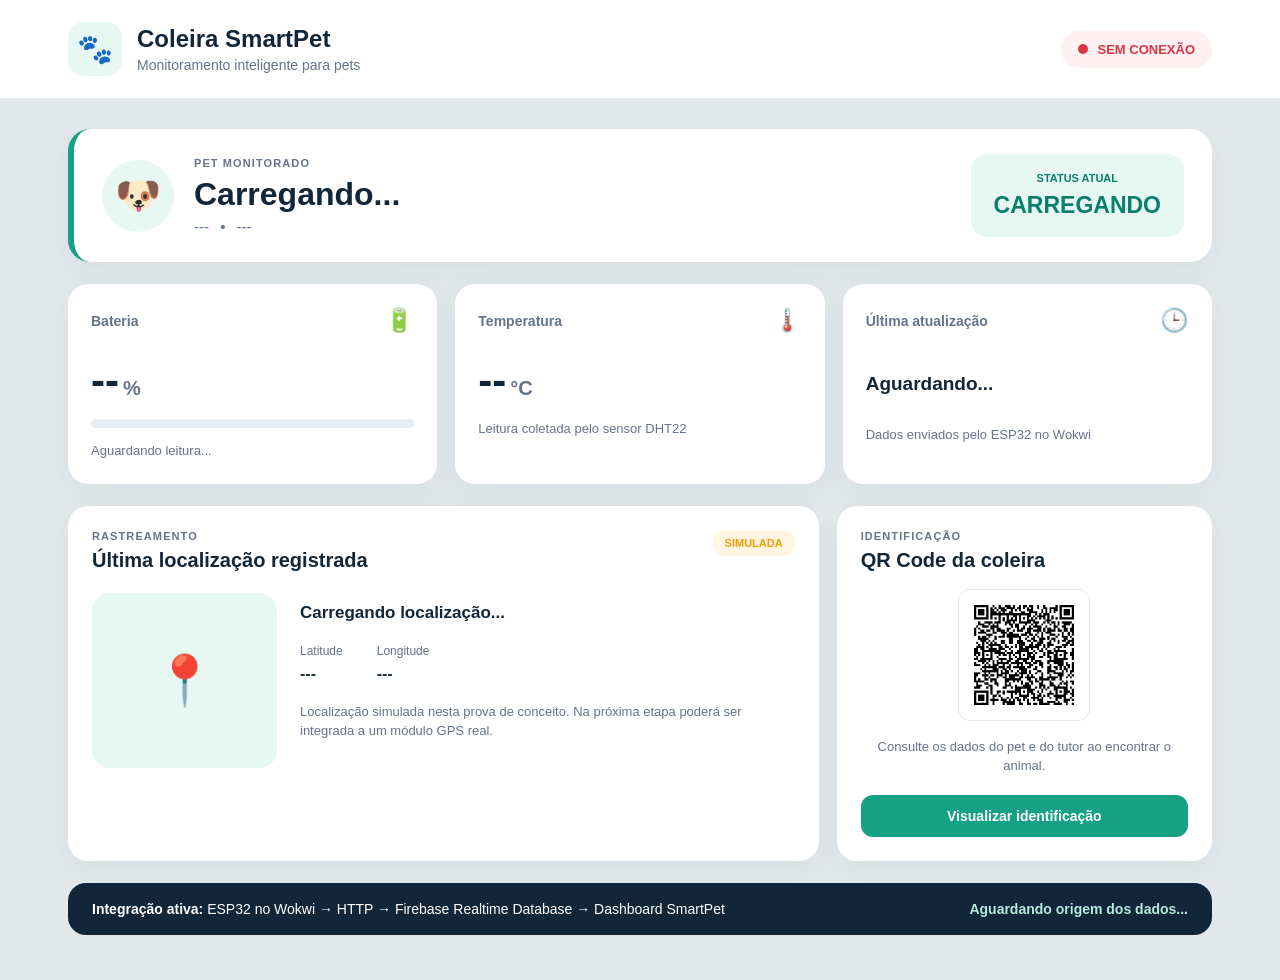
<file: index.html>
<!DOCTYPE html>
<html lang="pt-BR">
<head>
  <meta charset="UTF-8">
  <meta name="viewport" content="width=device-width, initial-scale=1.0">

  <title>Coleira SmartPet</title>

  <meta http-equiv="refresh" content="0; url=HTML/index.html">

  <script>
    window.location.href = "HTML/index.html";
  </script>
</head>

<body>
  <p>
    Redirecionando para o painel da Coleira SmartPet...
    <a href="HTML/index.html">Clique aqui caso não seja redirecionado.</a>
  </p>
</body>
</html>
</file>
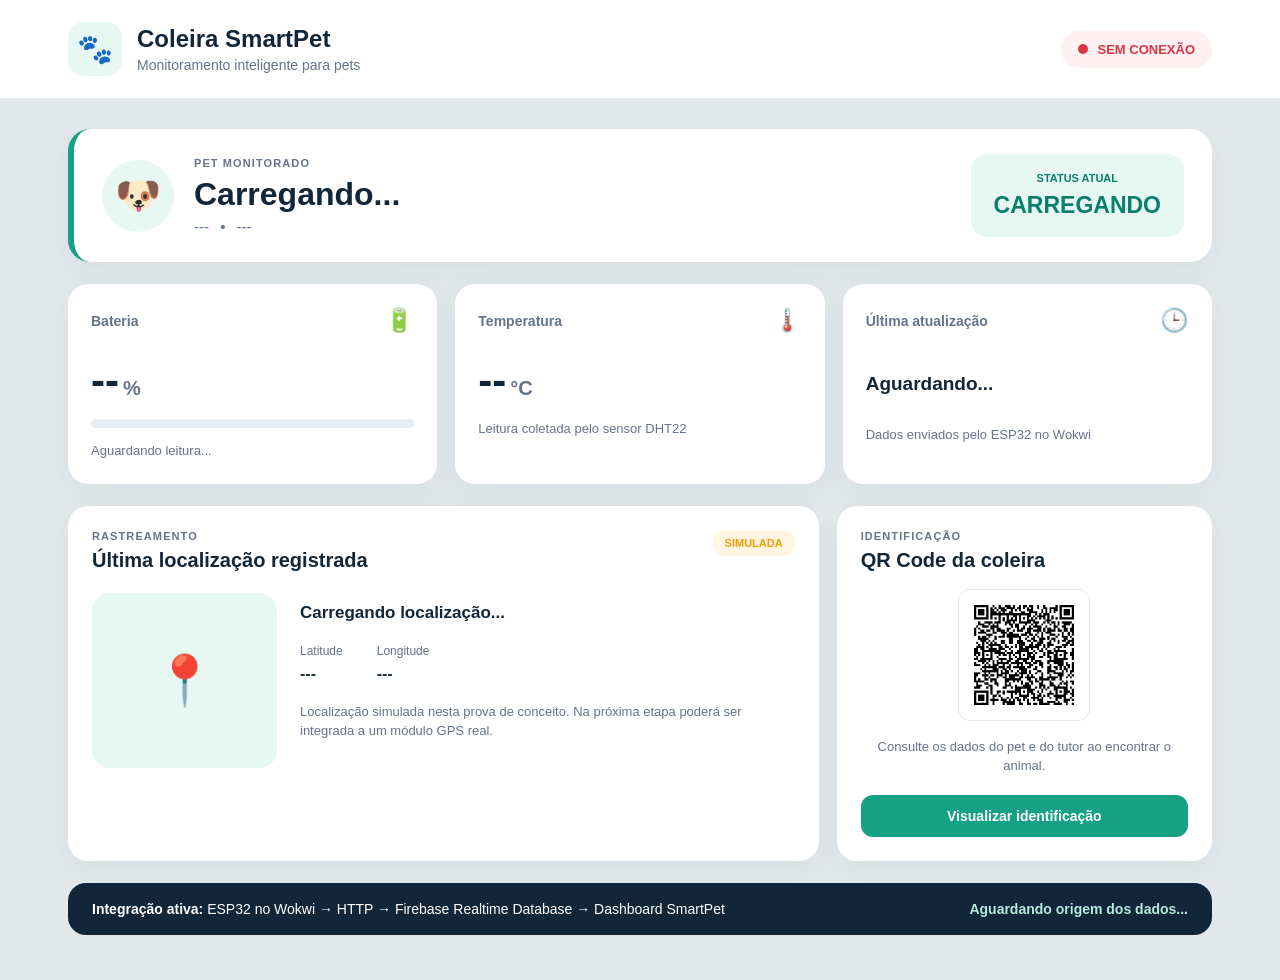
<file: HTML/index.html>
<!DOCTYPE html>
<html lang="pt-BR">
<head>
  <meta charset="UTF-8">
  <meta name="viewport" content="width=device-width, initial-scale=1.0">

  <title>Coleira SmartPet | Dashboard</title>

  <link rel="stylesheet" href="../CSS/style.css?v=2">
</head>

<body>
  <header class="cabecalho">
    <div class="cabecalho-container">
      <div class="marca">
        <div class="marca-icone">🐾</div>

        <div>
          <h1>Coleira SmartPet</h1>
          <p>Monitoramento inteligente para pets</p>
        </div>
      </div>

      <div class="conexao" id="conexao">
        <span class="conexao-ponto"></span>
        <span id="texto-conexao">Conectando...</span>
      </div>
    </div>
  </header>

  <main class="conteudo">
    <section class="pet-card" id="pet-card">
      <div class="pet-informacoes">
        <div class="pet-avatar">🐶</div>

        <div>
          <p class="legenda">PET MONITORADO</p>
          <h2 id="nome-pet">Carregando...</h2>
          <p class="descricao-pet">
            <span id="raca-pet">---</span>
            <span class="separador">•</span>
            <span id="idade-pet">---</span>
          </p>
        </div>
      </div>

      <div class="status-box seguro" id="status-box">
        <p class="status-titulo">STATUS ATUAL</p>
        <p class="status-texto" id="status-texto">CARREGANDO</p>
      </div>
    </section>

    <section class="alerta-card oculto" id="alerta-card">
      <div class="alerta-icone">⚠️</div>

      <div>
        <h3>Alerta ativo: pet possivelmente perdido!</h3>
        <p>
          Consulte a última localização registrada e entre em contato
          com o tutor responsável.
        </p>
      </div>
    </section>

    <section class="cards-monitoramento">
      <article class="card">
        <div class="card-topo">
          <span class="card-titulo">Bateria</span>
          <span class="card-icone">🔋</span>
        </div>

        <p class="card-valor">
          <span id="bateria">--</span><small>%</small>
        </p>

        <div class="barra">
          <div class="barra-progresso" id="barra-bateria"></div>
        </div>

        <p class="card-descricao" id="texto-bateria">
          Aguardando leitura...
        </p>
      </article>

      <article class="card">
        <div class="card-topo">
          <span class="card-titulo">Temperatura</span>
          <span class="card-icone">🌡️</span>
        </div>

        <p class="card-valor">
          <span id="temperatura">--</span><small>°C</small>
        </p>

        <p class="card-descricao">
          Leitura coletada pelo sensor DHT22
        </p>
      </article>

      <article class="card">
        <div class="card-topo">
          <span class="card-titulo">Última atualização</span>
          <span class="card-icone">🕒</span>
        </div>

        <p class="card-horario" id="ultima-atualizacao">
          Aguardando...
        </p>

        <p class="card-descricao">
          Dados enviados pelo ESP32 no Wokwi
        </p>
      </article>
    </section>

    <section class="grade-inferior">
      <article class="localizacao-card">
        <div class="secao-titulo">
          <div>
            <p class="legenda">RASTREAMENTO</p>
            <h3>Última localização registrada</h3>
          </div>

          <span class="selo-simulacao" id="tipo-localizacao">
            SIMULADA
          </span>
        </div>

        <div class="localizacao-conteudo">
          <div class="mapa-simulado">
            <div class="mapa-pino">📍</div>
          </div>

          <div class="dados-localizacao">
            <p class="endereco" id="localizacao">
              Carregando localização...
            </p>

            <div class="coordenadas">
              <div>
                <span>Latitude</span>
                <strong id="latitude">---</strong>
              </div>

              <div>
                <span>Longitude</span>
                <strong id="longitude">---</strong>
              </div>
            </div>

            <p class="nota">
              Localização simulada nesta prova de conceito.
              Na próxima etapa poderá ser integrada a um módulo GPS real.
            </p>
          </div>
        </div>
      </article>

      <article class="identificacao-card">
        <p class="legenda">IDENTIFICAÇÃO</p>
        <h3>QR Code da coleira</h3>

        <img 
            class="qr-code-real" 
            src="../Assets/qrcode/qrcode-identificacao-smartpet.png" 
            alt="QR Code para identificação do pet"
        >

        <p class="qr-descricao">
          Consulte os dados do pet e do tutor ao encontrar o animal.
        </p>

        <a class="botao-identificacao" href="identificacao.html">
          Visualizar identificação
        </a>
      </article>
    </section>

    <section class="integracao-card">
      <p>
        <strong>Integração ativa:</strong>
        ESP32 no Wokwi → HTTP → Firebase Realtime Database → Dashboard SmartPet
      </p>

      <span id="origem-dados">Aguardando origem dos dados...</span>
    </section>
  </main>

  <script src="../JavaScript/dashboard.js"></script>
</body>
</html>
</file>
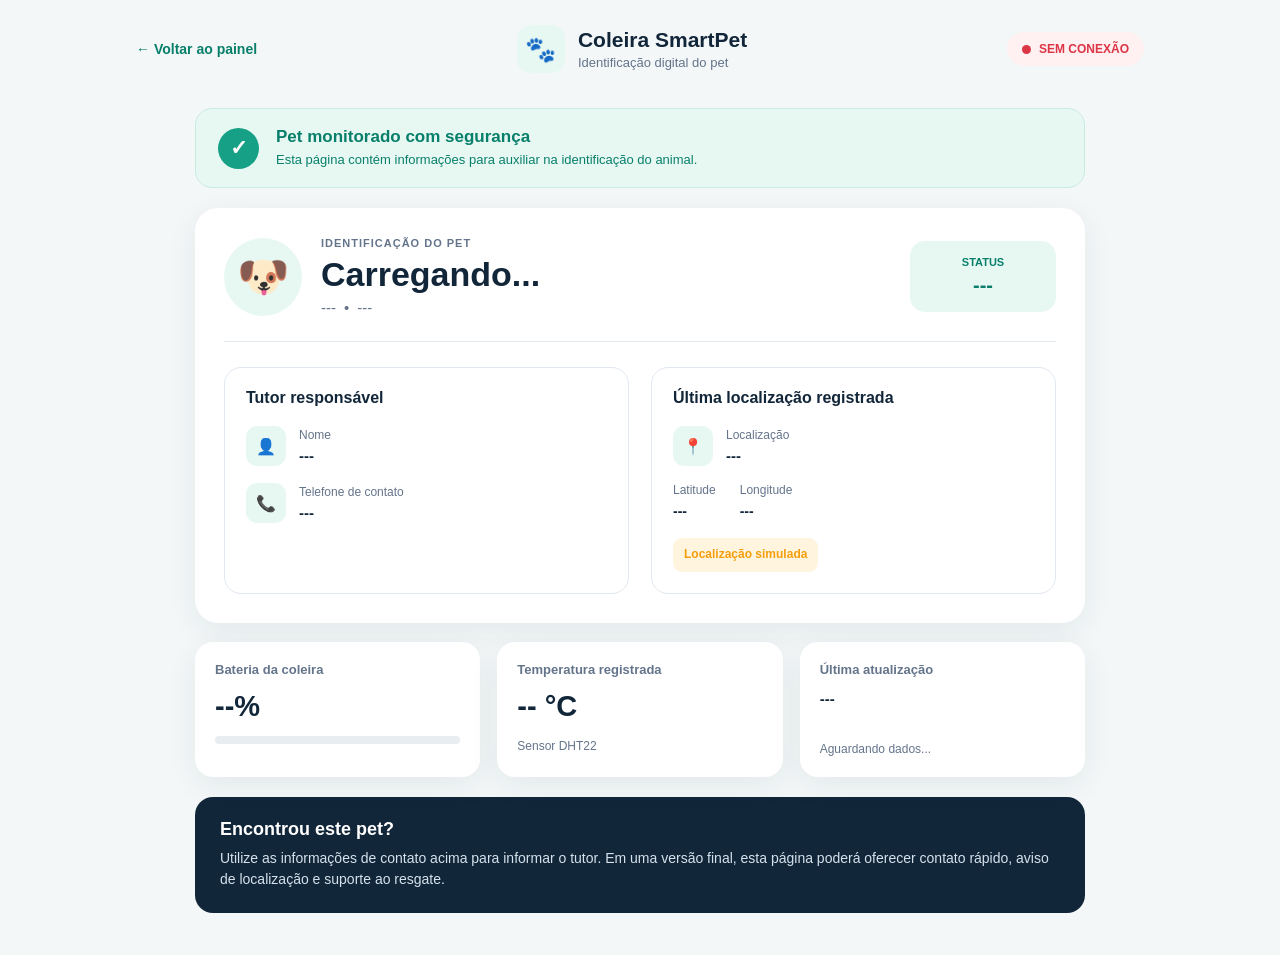
<file: HTML/identificacao.html>
<!DOCTYPE html>
<html lang="pt-BR">
<head>
  <meta charset="UTF-8">
  <meta name="viewport" content="width=device-width, initial-scale=1.0">

  <title>Coleira SmartPet | Identificação do Pet</title>

  <link rel="stylesheet" href="../CSS/identificacao.css">
</head>

<body>
  <header class="cabecalho">
    <a class="voltar" href="index.html">← Voltar ao painel</a>

    <div class="marca">
      <div class="marca-icone">🐾</div>

      <div>
        <h1>Coleira SmartPet</h1>
        <p>Identificação digital do pet</p>
      </div>
    </div>

    <div class="conexao" id="conexao">
      <span class="conexao-ponto"></span>
      <span id="texto-conexao">Conectando...</span>
    </div>
  </header>

  <main class="conteudo">
    <section class="aviso" id="aviso-status">
      <div class="aviso-icone">✓</div>

      <div>
        <h2 id="titulo-aviso">Pet monitorado com segurança</h2>
        <p id="texto-aviso">
          Esta página contém informações para auxiliar na identificação do animal.
        </p>
      </div>
    </section>

    <section class="cartao-identificacao">
      <div class="topo-cartao">
        <div class="avatar">🐶</div>

        <div class="dados-principais">
          <p class="legenda">IDENTIFICAÇÃO DO PET</p>
          <h2 id="nome-pet">Carregando...</h2>

          <p class="detalhes-pet">
            <span id="raca-pet">---</span>
            <span>•</span>
            <span id="idade-pet">---</span>
          </p>
        </div>

        <div class="status seguro" id="status">
          <p>Status</p>
          <strong id="status-texto">---</strong>
        </div>
      </div>

      <div class="divisor"></div>

      <div class="grade-dados">
        <article class="bloco">
          <p class="bloco-titulo">Tutor responsável</p>

          <div class="linha-dado">
            <span class="icone">👤</span>

            <div>
              <small>Nome</small>
              <strong id="nome-tutor">---</strong>
            </div>
          </div>

          <div class="linha-dado">
            <span class="icone">📞</span>

            <div>
              <small>Telefone de contato</small>
              <strong id="telefone-tutor">---</strong>
            </div>
          </div>

        </article>

        <article class="bloco">
          <p class="bloco-titulo">Última localização registrada</p>

          <div class="linha-dado">
            <span class="icone">📍</span>

            <div>
              <small>Localização</small>
              <strong id="localizacao">---</strong>
            </div>
          </div>

          <div class="coordenadas">
            <div>
              <small>Latitude</small>
              <strong id="latitude">---</strong>
            </div>

            <div>
              <small>Longitude</small>
              <strong id="longitude">---</strong>
            </div>
          </div>

          <p class="simulacao" id="tipo-localizacao">
            Localização simulada
          </p>
        </article>
      </div>
    </section>

    <section class="monitoramento">
      <article class="monitor-card">
        <p>Bateria da coleira</p>
        <strong><span id="bateria">--</span>%</strong>

        <div class="barra">
          <div class="barra-progresso" id="barra-bateria"></div>
        </div>
      </article>

      <article class="monitor-card">
        <p>Temperatura registrada</p>
        <strong><span id="temperatura">--</span> °C</strong>
        <small>Sensor DHT22</small>
      </article>

      <article class="monitor-card">
        <p>Última atualização</p>
        <strong class="horario" id="ultima-atualizacao">---</strong>
        <small id="origem-dados">Aguardando dados...</small>
      </article>
    </section>

    <section class="instrucao">
      <h3>Encontrou este pet?</h3>
      <p>
        Utilize as informações de contato acima para informar o tutor.
        Em uma versão final, esta página poderá oferecer contato rápido,
        aviso de localização e suporte ao resgate.
      </p>
    </section>
  </main>

  <script src="../JavaScript/identificacao.js"></script>
</body>
</html>
</file>
<file: CSS/style.css>
* {
  margin: 0;
  padding: 0;
  box-sizing: border-box;
  font-family: Arial, Helvetica, sans-serif;
}

:root {
  --verde-principal: #16a085;
  --verde-escuro: #087f6a;
  --verde-claro: #e7f8f3;
  --azul-escuro: #12263a;
  --azul-texto: #203347;
  --cinza-fundo: #e3e9eb;
  --cinza-card: #ffffff;
  --cinza-texto: #64748b;
  --cinza-borda: #e2e8f0;
  --vermelho: #dc3545;
  --vermelho-claro: #fff0f1;
  --amarelo: #f59e0b;
  --sombra: 0 8px 30px rgba(18, 38, 58, 0.06);
}

body {
  min-height: 100vh;
  background-color: var(--cinza-fundo);
  color: var(--azul-texto);
}

.qr-code-real {
  width: 132px;
  height: 132px;
  display: block;
  margin: 0 auto 16px;
  padding: 7px;
  background-color: #ffffff;
  border: 1px solid var(--cinza-borda);
  border-radius: 12px;
  object-fit: contain;
}

.cabecalho {
  background-color: var(--cinza-card);
  border-bottom: 1px solid var(--cinza-borda);
}

.cabecalho-container {
  max-width: 1200px;
  margin: 0 auto;
  padding: 22px 28px;
  display: flex;
  justify-content: space-between;
  align-items: center;
}

.marca {
  display: flex;
  align-items: center;
  gap: 15px;
}

.marca-icone {
  width: 54px;
  height: 54px;
  background-color: var(--verde-claro);
  border-radius: 16px;
  display: flex;
  justify-content: center;
  align-items: center;
  font-size: 29px;
}

.marca h1 {
  color: var(--azul-escuro);
  font-size: 24px;
  margin-bottom: 4px;
}

.marca p {
  color: var(--cinza-texto);
  font-size: 14px;
}

.conexao {
  border-radius: 30px;
  padding: 11px 17px;
  background-color: var(--verde-claro);
  color: var(--verde-escuro);
  font-weight: bold;
  font-size: 13px;
  display: flex;
  align-items: center;
  gap: 9px;
}

.conexao.erro {
  background-color: var(--vermelho-claro);
  color: var(--vermelho);
}

.conexao-ponto {
  width: 10px;
  height: 10px;
  background-color: var(--verde-principal);
  border-radius: 50%;
}

.conexao.erro .conexao-ponto {
  background-color: var(--vermelho);
}

.conteudo {
  max-width: 1200px;
  margin: 0 auto;
  padding: 30px 28px 45px;
}

.pet-card {
  background-color: var(--cinza-card);
  border-radius: 22px;
  padding: 25px 28px;
  box-shadow: var(--sombra);
  display: flex;
  justify-content: space-between;
  align-items: center;
  margin-bottom: 22px;
  border-left: 6px solid var(--verde-principal);
}

.pet-card.perdido {
  border-left-color: var(--vermelho);
}

.pet-informacoes {
  display: flex;
  align-items: center;
  gap: 20px;
}

.pet-avatar {
  height: 72px;
  width: 72px;
  border-radius: 50%;
  background-color: var(--verde-claro);
  display: flex;
  justify-content: center;
  align-items: center;
  font-size: 37px;
}

.legenda {
  color: var(--cinza-texto);
  font-size: 11px;
  letter-spacing: 1.1px;
  font-weight: bold;
  margin-bottom: 7px;
}

.pet-informacoes h2 {
  font-size: 32px;
  color: var(--azul-escuro);
  margin-bottom: 5px;
}

.descricao-pet {
  color: var(--cinza-texto);
  font-size: 15px;
}

.separador {
  margin: 0 7px;
}

.status-box {
  min-width: 180px;
  border-radius: 16px;
  padding: 18px 23px;
  text-align: center;
}

.status-box.seguro {
  background-color: var(--verde-claro);
  color: var(--verde-escuro);
}

.status-box.perdido {
  background-color: var(--vermelho-claro);
  color: var(--vermelho);
}

.status-titulo {
  font-size: 11px;
  font-weight: bold;
  margin-bottom: 8px;
}

.status-texto {
  font-size: 23px;
  font-weight: bold;
}

.alerta-card {
  background-color: var(--vermelho-claro);
  border: 1px solid #f9c1c6;
  border-radius: 18px;
  padding: 18px 23px;
  display: flex;
  align-items: center;
  gap: 18px;
  margin-bottom: 22px;
  color: var(--vermelho);
}

.alerta-card.oculto {
  display: none;
}

.alerta-icone {
  font-size: 31px;
}

.alerta-card h3 {
  font-size: 17px;
  margin-bottom: 5px;
}

.alerta-card p {
  font-size: 14px;
}

.cards-monitoramento {
  display: grid;
  grid-template-columns: repeat(3, 1fr);
  gap: 18px;
  margin-bottom: 22px;
}

.card {
  background-color: var(--cinza-card);
  border-radius: 20px;
  padding: 23px;
  box-shadow: var(--sombra);
}

.card-topo {
  display: flex;
  justify-content: space-between;
  align-items: center;
  margin-bottom: 23px;
}

.card-titulo {
  color: var(--cinza-texto);
  font-size: 14px;
  font-weight: bold;
}

.card-icone {
  font-size: 23px;
}

.card-valor {
  font-size: 42px;
  color: var(--azul-escuro);
  font-weight: bold;
  margin-bottom: 14px;
}

.card-valor small {
  font-size: 20px;
  color: var(--cinza-texto);
  margin-left: 4px;
}

.card-horario {
  font-size: 19px;
  color: var(--azul-escuro);
  font-weight: bold;
  min-height: 54px;
  display: flex;
  align-items: center;
  margin-bottom: 14px;
}

.card-descricao {
  color: var(--cinza-texto);
  font-size: 13px;
  line-height: 1.5;
}

.barra {
  background-color: #e8edf2;
  height: 9px;
  border-radius: 10px;
  overflow: hidden;
  margin-bottom: 13px;
}

.barra-progresso {
  background-color: var(--verde-principal);
  height: 100%;
  width: 0;
  border-radius: 10px;
  transition: width 0.4s;
}

.barra-progresso.baixa {
  background-color: var(--vermelho);
}

.grade-inferior {
  display: grid;
  grid-template-columns: 2fr 1fr;
  gap: 18px;
  margin-bottom: 22px;
}

.localizacao-card,
.identificacao-card {
  background-color: var(--cinza-card);
  border-radius: 20px;
  padding: 24px;
  box-shadow: var(--sombra);
}

.secao-titulo {
  display: flex;
  justify-content: space-between;
  align-items: start;
  margin-bottom: 21px;
}

.secao-titulo h3,
.identificacao-card h3 {
  color: var(--azul-escuro);
  font-size: 20px;
}

.selo-simulacao {
  padding: 7px 12px;
  background-color: #fff5e1;
  color: var(--amarelo);
  font-weight: bold;
  font-size: 11px;
  border-radius: 20px;
}

.localizacao-conteudo {
  display: flex;
  gap: 23px;
}

.mapa-simulado {
  min-width: 185px;
  height: 175px;
  background-color: var(--verde-claro);
  border-radius: 18px;
  display: flex;
  justify-content: center;
  align-items: center;
}

.mapa-pino {
  font-size: 49px;
}

.dados-localizacao {
  flex: 1;
}

.endereco {
  font-size: 17px;
  font-weight: bold;
  color: var(--azul-escuro);
  margin: 10px 0 21px;
}

.coordenadas {
  display: flex;
  gap: 34px;
  margin-bottom: 19px;
}

.coordenadas span {
  display: block;
  color: var(--cinza-texto);
  font-size: 12px;
  margin-bottom: 7px;
}

.coordenadas strong {
  font-size: 16px;
  color: var(--azul-texto);
}

.nota {
  color: var(--cinza-texto);
  font-size: 13px;
  line-height: 1.5;
}

.identificacao-card {
  text-align: center;
}

.identificacao-card .legenda {
  text-align: left;
}

.identificacao-card h3 {
  text-align: left;
  margin-bottom: 17px;
}

.qr-placeholder {
  width: 112px;
  height: 112px;
  margin: 0 auto 16px;
  border: 6px solid var(--azul-escuro);
  border-radius: 9px;
  display: flex;
  justify-content: center;
  align-items: center;
  color: var(--azul-escuro);
  font-weight: bold;
  font-size: 34px;
  background:
    repeating-linear-gradient(
      45deg,
      #ffffff,
      #ffffff 9px,
      #eaf0f3 9px,
      #eaf0f3 18px
    );
}

.qr-descricao {
  color: var(--cinza-texto);
  font-size: 13px;
  line-height: 1.5;
  margin-bottom: 19px;
}

.botao-identificacao {
  display: block;
  background-color: var(--verde-principal);
  color: #ffffff;
  text-decoration: none;
  border-radius: 12px;
  padding: 13px 10px;
  font-weight: bold;
  font-size: 14px;
  transition: background-color 0.3s;
}

.botao-identificacao:hover {
  background-color: var(--verde-escuro);
}

.integracao-card {
  background-color: var(--azul-escuro);
  color: #ffffff;
  border-radius: 18px;
  padding: 18px 24px;
  display: flex;
  justify-content: space-between;
  gap: 20px;
  align-items: center;
  font-size: 14px;
}

.integracao-card span {
  color: #b9eadd;
  font-weight: bold;
}

@media (max-width: 900px) {
  .cards-monitoramento,
  .grade-inferior {
    grid-template-columns: 1fr;
  }

  .pet-card,
  .cabecalho-container,
  .integracao-card {
    flex-direction: column;
    align-items: flex-start;
    gap: 20px;
  }

  .status-box {
    width: 100%;
  }

  .localizacao-conteudo {
    flex-direction: column;
  }

  .mapa-simulado {
    width: 100%;
  }
}

@media (max-width: 520px) {
  .conteudo,
  .cabecalho-container {
    padding-left: 16px;
    padding-right: 16px;
  }

  .pet-informacoes {
    flex-direction: column;
    align-items: flex-start;
  }

  .coordenadas {
    flex-direction: column;
    gap: 12px;
  }
}
</file>
<file: CSS/identificacao.css>
* {
  margin: 0;
  padding: 0;
  box-sizing: border-box;
  font-family: Arial, Helvetica, sans-serif;
}

:root {
  --verde-principal: #16a085;
  --verde-escuro: #087f6a;
  --verde-claro: #e7f8f3;
  --azul-escuro: #12263a;
  --azul-texto: #203347;
  --cinza-fundo: #f3f7f8;
  --cinza-card: #ffffff;
  --cinza-texto: #64748b;
  --cinza-borda: #e2e8f0;
  --vermelho: #dc3545;
  --vermelho-claro: #fff0f1;
  --amarelo: #f59e0b;
  --sombra: 0 8px 30px rgba(18, 38, 58, 0.07);
}

body {
  min-height: 100vh;
  background-color: var(--cinza-fundo);
  color: var(--azul-texto);
}

.cabecalho {
  max-width: 1060px;
  margin: 0 auto;
  padding: 25px 26px;
  display: flex;
  align-items: center;
  justify-content: space-between;
  gap: 24px;
}

.voltar {
  color: var(--verde-escuro);
  text-decoration: none;
  font-weight: bold;
  font-size: 14px;
}

.voltar:hover {
  text-decoration: underline;
}

.marca {
  display: flex;
  align-items: center;
  gap: 13px;
}

.marca-icone {
  height: 48px;
  width: 48px;
  background-color: var(--verde-claro);
  border-radius: 14px;
  display: flex;
  justify-content: center;
  align-items: center;
  font-size: 25px;
}

.marca h1 {
  color: var(--azul-escuro);
  font-size: 21px;
  margin-bottom: 3px;
}

.marca p {
  color: var(--cinza-texto);
  font-size: 13px;
}

.conexao {
  background-color: var(--verde-claro);
  color: var(--verde-escuro);
  border-radius: 25px;
  padding: 10px 15px;
  display: flex;
  gap: 8px;
  align-items: center;
  font-weight: bold;
  font-size: 12px;
}

.conexao.erro {
  background-color: var(--vermelho-claro);
  color: var(--vermelho);
}

.conexao-ponto {
  height: 9px;
  width: 9px;
  background-color: var(--verde-principal);
  border-radius: 50%;
}

.conexao.erro .conexao-ponto {
  background-color: var(--vermelho);
}

.conteudo {
  max-width: 940px;
  margin: 0 auto;
  padding: 10px 25px 42px;
}

.aviso {
  background-color: var(--verde-claro);
  border: 1px solid #c9ebdf;
  border-radius: 17px;
  padding: 18px 22px;
  display: flex;
  align-items: center;
  gap: 17px;
  color: var(--verde-escuro);
  margin-bottom: 20px;
}

.aviso.perdido {
  background-color: var(--vermelho-claro);
  border-color: #f7bec4;
  color: var(--vermelho);
}

.aviso-icone {
  width: 41px;
  height: 41px;
  background-color: var(--verde-principal);
  color: #ffffff;
  border-radius: 50%;
  font-weight: bold;
  display: flex;
  justify-content: center;
  align-items: center;
  font-size: 21px;
}

.aviso.perdido .aviso-icone {
  background-color: var(--vermelho);
}

.aviso h2 {
  font-size: 17px;
  margin-bottom: 4px;
}

.aviso p {
  font-size: 13px;
  line-height: 1.4;
}

.cartao-identificacao {
  background-color: var(--cinza-card);
  border-radius: 23px;
  padding: 29px;
  box-shadow: var(--sombra);
  margin-bottom: 19px;
}

.topo-cartao {
  display: flex;
  align-items: center;
  gap: 19px;
}

.avatar {
  height: 78px;
  width: 78px;
  border-radius: 50%;
  background-color: var(--verde-claro);
  display: flex;
  justify-content: center;
  align-items: center;
  font-size: 42px;
}

.dados-principais {
  flex: 1;
}

.legenda {
  color: var(--cinza-texto);
  font-size: 11px;
  letter-spacing: 1px;
  font-weight: bold;
  margin-bottom: 6px;
}

.dados-principais h2 {
  font-size: 34px;
  color: var(--azul-escuro);
  margin-bottom: 5px;
}

.detalhes-pet {
  color: var(--cinza-texto);
  display: flex;
  gap: 8px;
  font-size: 15px;
}

.status {
  border-radius: 15px;
  padding: 15px 21px;
  text-align: center;
  min-width: 146px;
}

.status.seguro {
  background-color: var(--verde-claro);
  color: var(--verde-escuro);
}

.status.perdido {
  background-color: var(--vermelho-claro);
  color: var(--vermelho);
}

.status p {
  font-size: 11px;
  font-weight: bold;
  text-transform: uppercase;
  margin-bottom: 6px;
}

.status strong {
  font-size: 20px;
}

.divisor {
  height: 1px;
  background-color: var(--cinza-borda);
  margin: 25px 0;
}

.grade-dados {
  display: grid;
  grid-template-columns: 1fr 1fr;
  gap: 22px;
}

.bloco {
  border: 1px solid var(--cinza-borda);
  border-radius: 17px;
  padding: 21px;
}

.bloco-titulo {
  color: var(--azul-escuro);
  font-size: 16px;
  font-weight: bold;
  margin-bottom: 19px;
}

.linha-dado {
  display: flex;
  gap: 13px;
  align-items: center;
  margin-bottom: 17px;
}

.icone {
  width: 40px;
  height: 40px;
  background-color: var(--verde-claro);
  border-radius: 11px;
  display: flex;
  justify-content: center;
  align-items: center;
}

.linha-dado small,
.coordenadas small {
  display: block;
  color: var(--cinza-texto);
  margin-bottom: 5px;
  font-size: 12px;
}

.linha-dado strong {
  font-size: 15px;
  color: var(--azul-escuro);
}

.observacao,
.simulacao {
  color: var(--cinza-texto);
  font-size: 12px;
  line-height: 1.45;
}

.coordenadas {
  display: flex;
  gap: 24px;
  margin: 5px 0 18px;
}

.coordenadas strong {
  color: var(--azul-escuro);
  font-size: 14px;
}

.simulacao {
  background-color: #fff4de;
  color: var(--amarelo);
  padding: 8px 11px;
  border-radius: 9px;
  font-weight: bold;
  display: inline-block;
}

.monitoramento {
  display: grid;
  grid-template-columns: repeat(3, 1fr);
  gap: 17px;
  margin-bottom: 20px;
}

.monitor-card {
  background-color: var(--cinza-card);
  border-radius: 18px;
  box-shadow: var(--sombra);
  padding: 20px;
}

.monitor-card p {
  color: var(--cinza-texto);
  font-weight: bold;
  font-size: 13px;
  margin-bottom: 13px;
}

.monitor-card strong {
  display: block;
  color: var(--azul-escuro);
  font-size: 29px;
  margin-bottom: 13px;
}

.monitor-card strong.horario {
  font-size: 15px;
  min-height: 36px;
}

.monitor-card small {
  color: var(--cinza-texto);
  font-size: 12px;
}

.barra {
  height: 8px;
  border-radius: 10px;
  overflow: hidden;
  background-color: #e7edf1;
}

.barra-progresso {
  width: 0;
  height: 100%;
  background-color: var(--verde-principal);
  transition: width 0.4s;
}

.barra-progresso.baixa {
  background-color: var(--vermelho);
}

.instrucao {
  background-color: var(--azul-escuro);
  color: #ffffff;
  border-radius: 18px;
  padding: 22px 25px;
}

.instrucao h3 {
  font-size: 18px;
  margin-bottom: 8px;
}

.instrucao p {
  font-size: 14px;
  line-height: 1.55;
  color: #d5e2ec;
}

@media (max-width: 790px) {
  .cabecalho,
  .topo-cartao {
    flex-direction: column;
    align-items: flex-start;
  }

  .grade-dados,
  .monitoramento {
    grid-template-columns: 1fr;
  }

  .status {
    width: 100%;
  }
}

@media (max-width: 500px) {
  .conteudo,
  .cabecalho {
    padding-left: 15px;
    padding-right: 15px;
  }

  .cartao-identificacao {
    padding: 19px;
  }

  .dados-principais h2 {
    font-size: 29px;
  }
}
</file>
